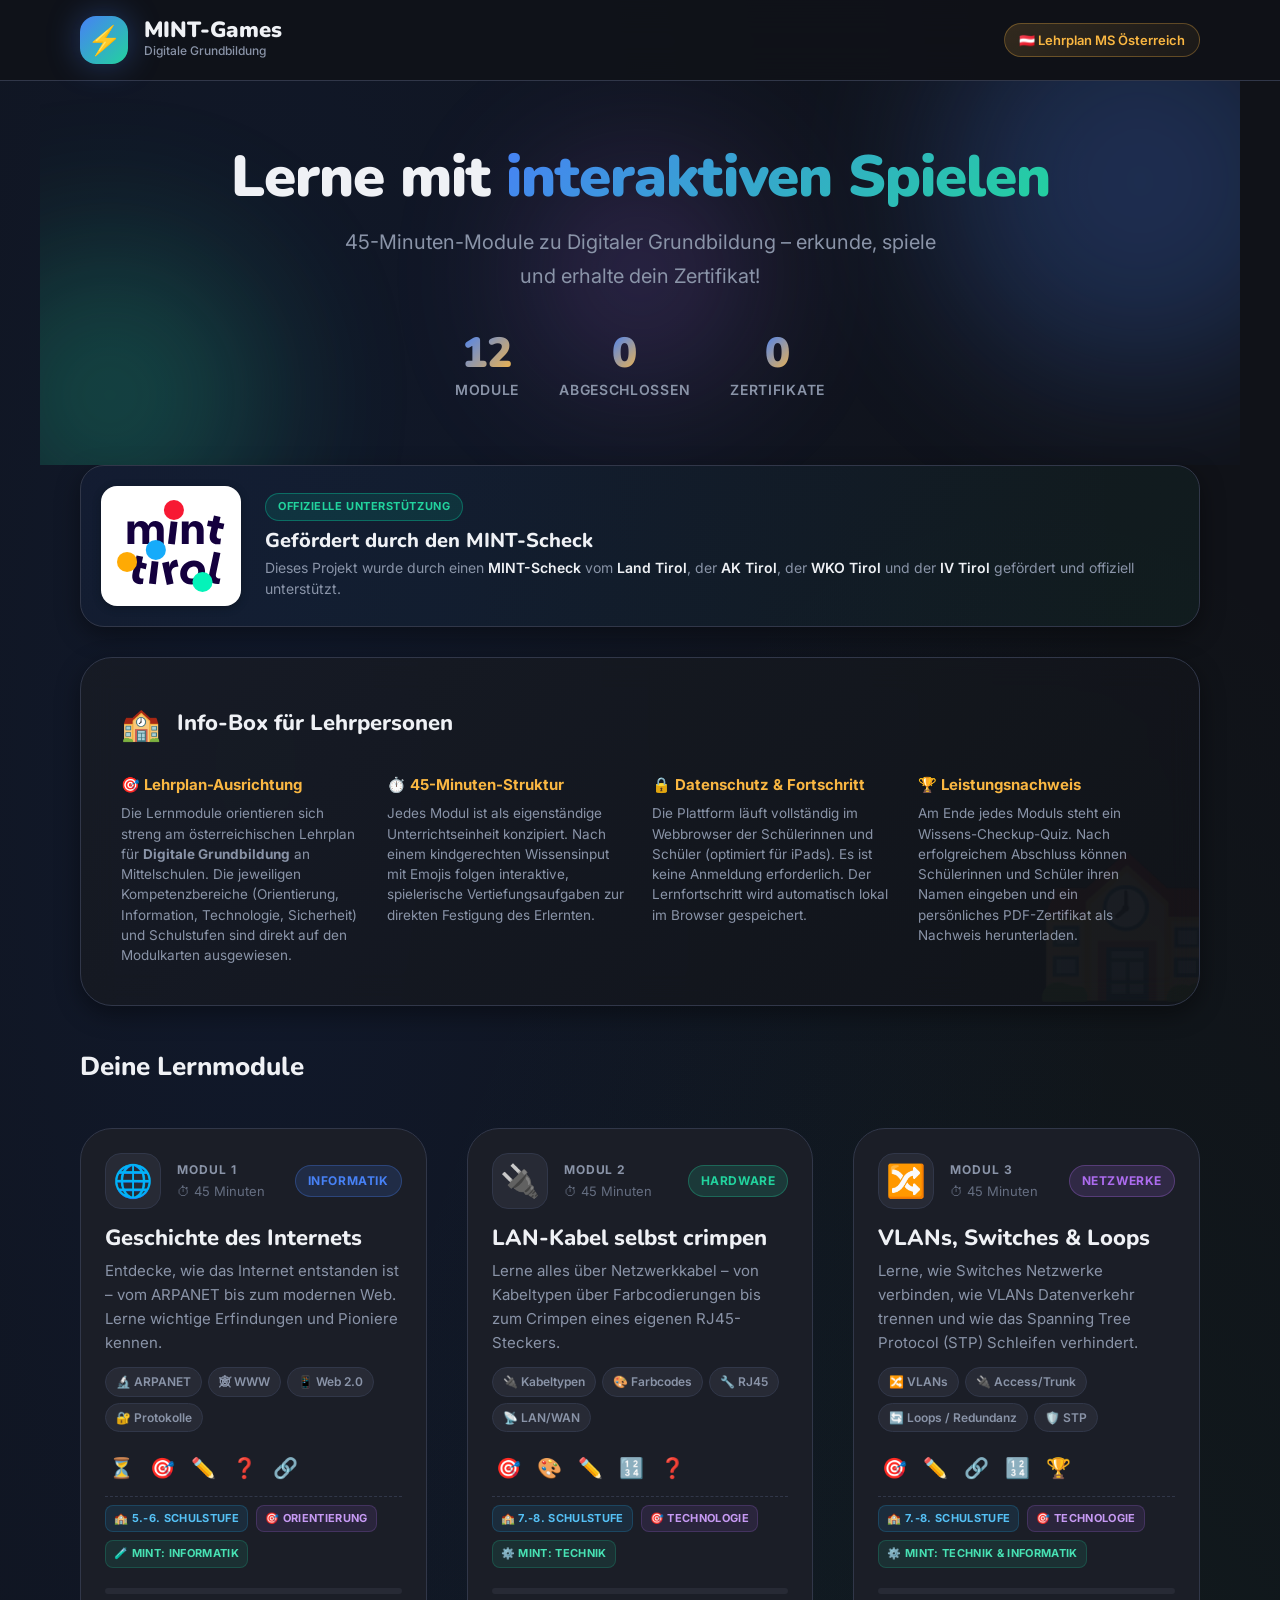
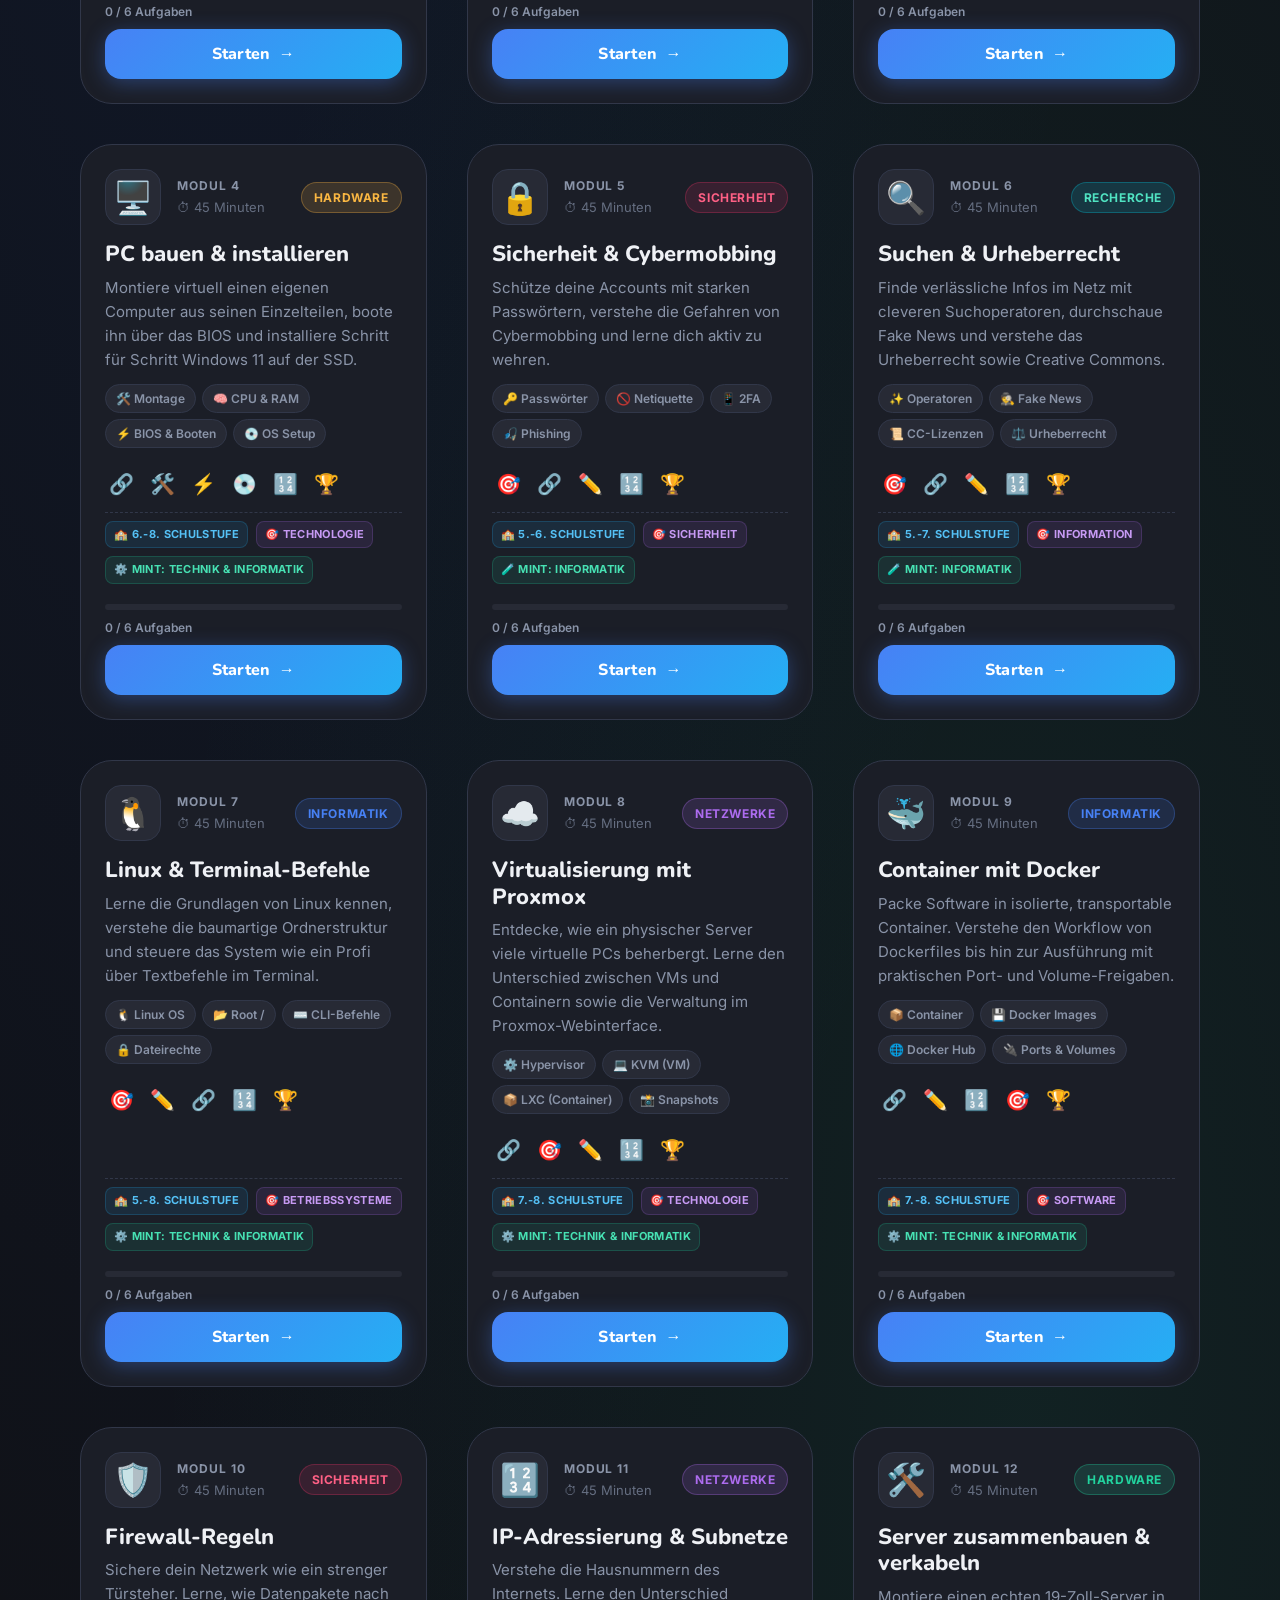
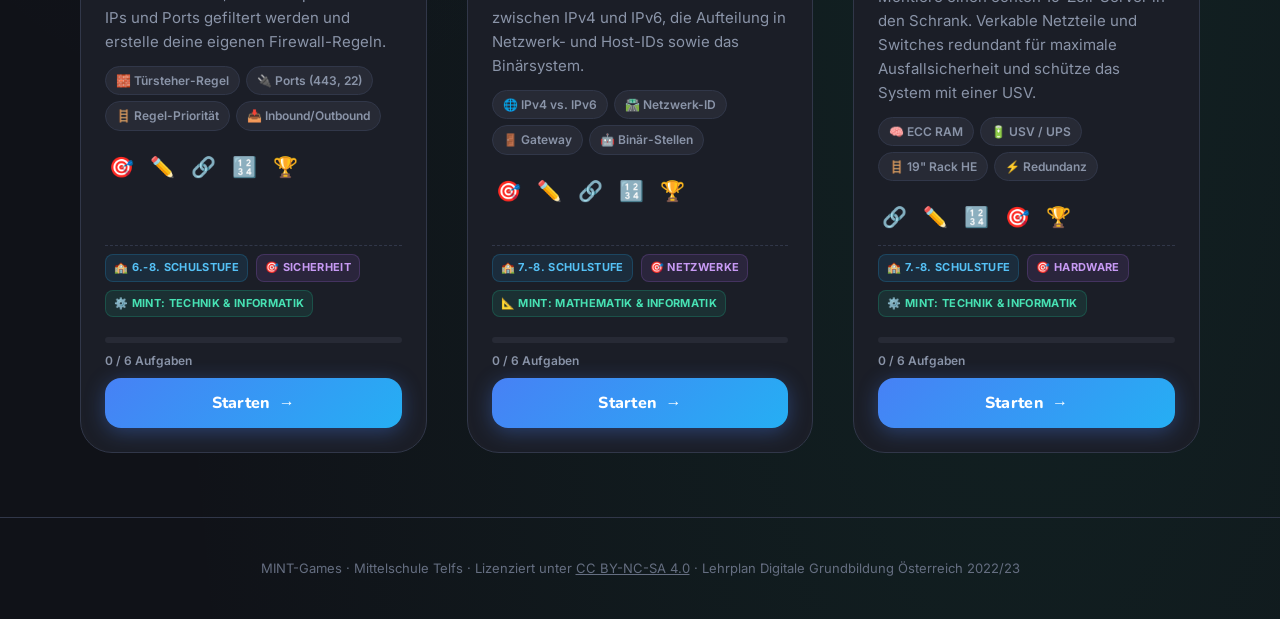
<file: index.html>
<!DOCTYPE html>
<html lang="de">
<head>
  <meta charset="UTF-8" />
  <meta name="viewport" content="width=device-width, initial-scale=1.0, maximum-scale=1.0, user-scalable=no" />
  <meta name="description" content="MINT-Games – Interaktive Lernplattform für Digitale Grundbildung an österreichischen Mittelschulen" />
  <meta name="apple-mobile-web-app-capable" content="yes" />
  <meta name="apple-mobile-web-app-status-bar-style" content="black-translucent" />
  <title>MINT-Games | Digitale Grundbildung</title>
  <link rel="preconnect" href="https://fonts.googleapis.com" />
  <link rel="preconnect" href="https://fonts.gstatic.com" crossorigin />
  <link href="https://fonts.googleapis.com/css2?family=Nunito:wght@400;600;700;800;900&family=Inter:wght@400;500;600&display=swap" rel="stylesheet" />
  <link rel="stylesheet" href="css/main.css" />
  <link rel="stylesheet" href="css/home.css?v=1.1" />
</head>
<body>
  <!-- Header -->
  <header class="site-header">
    <div class="header-inner">
      <div class="logo">
        <div class="logo-icon">⚡</div>
        <div class="logo-text">
          <span class="logo-title">MINT-Games</span>
          <span class="logo-subtitle">Digitale Grundbildung</span>
        </div>
      </div>
      <div class="header-badge">
        <span>🇦🇹 Lehrplan MS Österreich</span>
      </div>
    </div>
  </header>

  <!-- Hero -->
  <section class="hero">
    <div class="hero-content">
      <h1 class="hero-title">Lerne mit <span class="gradient-text">interaktiven Spielen</span></h1>
      <p class="hero-subtitle">45-Minuten-Module zu Digitaler Grundbildung – erkunde, spiele und erhalte dein Zertifikat!</p>
      <div class="hero-stats">
        <div class="stat">
          <span class="stat-num" id="totalModules">6</span>
          <span class="stat-label">Module</span>
        </div>
        <div class="stat">
          <span class="stat-num" id="completedModules">0</span>
          <span class="stat-label">Abgeschlossen</span>
        </div>
        <div class="stat">
          <span class="stat-num" id="totalCerts">0</span>
          <span class="stat-label">Zertifikate</span>
        </div>
      </div>
    </div>
    <div class="hero-deco" aria-hidden="true">
      <div class="deco-orb deco-orb-1"></div>
      <div class="deco-orb deco-orb-2"></div>
      <div class="deco-orb deco-orb-3"></div>
    </div>
  </section>

  <!-- Sponsor Banner -->
  <section class="sponsor-section animate-fadeinup" style="max-width: 1200px; margin: 0 auto 30px; padding: 0 var(--space-xl);">
    <a href="https://www.mint-tirol.at/" target="_blank" rel="noopener" class="sponsor-card glass-card" style="text-decoration: none; display: flex; flex-wrap: wrap; align-items: center; gap: 24px; padding: 20px; border: 1px solid var(--color-border); border-radius: var(--radius-lg); background: linear-gradient(135deg, hsla(220, 90%, 62%, 0.05), hsla(162, 72%, 48%, 0.05)); color: inherit;">
      <div class="sponsor-logo-wrap" style="display: flex; justify-content: center; align-items: center; background: #ffffff; padding: 10px; border-radius: var(--radius-md); width: 140px; height: 120px; min-width: 140px; box-shadow: var(--shadow-sm); flex-shrink: 0;">
        <img src="mint-tirol-colored.svg" alt="MINT Tirol Logo" class="sponsor-logo" width="108" height="93" style="max-width: 100%; height: auto; display: block; object-fit: contain;" />
      </div>
      <div class="sponsor-info" style="flex: 1 1 300px; display: flex; flex-direction: column; gap: 4px; text-align: left;">
        <span class="sponsor-badge" style="align-self: flex-start; background: rgba(4, 243, 185, 0.1); border: 1px solid rgba(4, 243, 185, 0.3); border-radius: var(--radius-full); padding: 4px 12px; font-size: 11px; font-weight: 700; color: var(--color-secondary); text-transform: uppercase; letter-spacing: 0.05em; margin-bottom: 4px;">Offizielle Unterstützung</span>
        <h3 class="sponsor-title" style="font-family: var(--font-heading); font-size: 20px; font-weight: 800; color: var(--color-text); margin: 0; line-height: 1.2;">Gefördert durch den MINT-Scheck</h3>
        <p class="sponsor-text" style="font-size: 14px; color: var(--color-text-muted); margin: 0; line-height: 1.5;">
          Dieses Projekt wurde durch einen <strong>MINT-Scheck</strong> vom <strong>Land Tirol</strong>, der <strong>AK Tirol</strong>, der <strong>WKO Tirol</strong> und der <strong>IV Tirol</strong> gefördert und offiziell unterstützt.
        </p>
      </div>
    </a>
  </section>

  <!-- Info-Box für Lehrpersonen -->
  <section class="teacher-info-section">
    <div class="teacher-info-card">
      <header class="teacher-info-header">
        <span class="teacher-info-icon">🏫</span>
        <h2 class="teacher-info-title">Info-Box für Lehrpersonen</h2>
      </header>
      <div class="teacher-info-grid">
        <div class="teacher-info-item">
          <h4>🎯 Lehrplan-Ausrichtung</h4>
          <p>Die Lernmodule orientieren sich streng am österreichischen Lehrplan für <strong>Digitale Grundbildung</strong> an Mittelschulen. Die jeweiligen Kompetenzbereiche (Orientierung, Information, Technologie, Sicherheit) und Schulstufen sind direkt auf den Modulkarten ausgewiesen.</p>
        </div>
        <div class="teacher-info-item">
          <h4>⏱️ 45-Minuten-Struktur</h4>
          <p>Jedes Modul ist als eigenständige Unterrichtseinheit konzipiert. Nach einem kindgerechten Wissensinput mit Emojis folgen interaktive, spielerische Vertiefungsaufgaben zur direkten Festigung des Erlernten.</p>
        </div>
        <div class="teacher-info-item">
          <h4>🔒 Datenschutz & Fortschritt</h4>
          <p>Die Plattform läuft vollständig im Webbrowser der Schülerinnen und Schüler (optimiert für iPads). Es ist keine Anmeldung erforderlich. Der Lernfortschritt wird automatisch lokal im Browser gespeichert.</p>
        </div>
        <div class="teacher-info-item">
          <h4>🏆 Leistungsnachweis</h4>
          <p>Am Ende jedes Moduls steht ein Wissens-Checkup-Quiz. Nach erfolgreichem Abschluss können Schülerinnen und Schüler ihren Namen eingeben und ein persönliches PDF-Zertifikat als Nachweis herunterladen.</p>
        </div>
      </div>
    </div>
  </section>

  <!-- Modules Grid -->
  <main class="modules-section">
    <h2 class="section-title">Deine Lernmodule</h2>
    <div class="modules-grid" id="modulesGrid">

      <!-- Modul 1 -->
      <article class="module-card" id="card-1" data-module="1">
        <div class="module-card-header">
          <div class="module-icon">🌐</div>
          <div class="module-meta">
            <span class="module-number">Modul 1</span>
            <span class="module-duration">⏱ 45 Minuten</span>
          </div>
          <div class="module-badge badge-info">Informatik</div>
        </div>
        <div class="module-card-body">
          <h3 class="module-title">Geschichte des Internets</h3>
          <p class="module-desc">Entdecke, wie das Internet entstanden ist – vom ARPANET bis zum modernen Web. Lerne wichtige Erfindungen und Pioniere kennen.</p>
          <div class="module-topics">
            <span class="topic-tag">🔬 ARPANET</span>
            <span class="topic-tag">🕸 WWW</span>
            <span class="topic-tag">📱 Web 2.0</span>
            <span class="topic-tag">🔐 Protokolle</span>
          </div>
          <div class="module-activities">
            <span class="activity-icon" title="Zeitstrahl">⏳</span>
            <span class="activity-icon" title="Drag & Drop">🎯</span>
            <span class="activity-icon" title="Lückentext">✏️</span>
            <span class="activity-icon" title="Quiz">❓</span>
            <span class="activity-icon" title="Zuordnung">🔗</span>
          </div>
          <div class="module-curriculum-tags">
            <span class="curriculum-tag tag-grade">🏫 5.-6. Schulstufe</span>
            <span class="curriculum-tag tag-competency">🎯 Orientierung</span>
            <span class="curriculum-tag tag-mint">🧪 MINT: Informatik</span>
          </div>
        </div>
        <div class="module-card-footer">
          <div class="progress-bar-wrap">
            <div class="progress-bar" id="progress-1" style="width: 0%"></div>
          </div>
          <span class="progress-label" id="progress-label-1">0 / 6 Aufgaben</span>
          <button class="btn-start" id="btn-1" onclick="startModule(1)">
            <span>Starten</span>
            <span class="btn-arrow">→</span>
          </button>
        </div>
      </article>

      <!-- Modul 2 -->
      <article class="module-card" id="card-2" data-module="2">
        <div class="module-card-header">
          <div class="module-icon">🔌</div>
          <div class="module-meta">
            <span class="module-number">Modul 2</span>
            <span class="module-duration">⏱ 45 Minuten</span>
          </div>
          <div class="module-badge badge-green">Hardware</div>
        </div>
        <div class="module-card-body">
          <h3 class="module-title">LAN-Kabel selbst crimpen</h3>
          <p class="module-desc">Lerne alles über Netzwerkkabel – von Kabeltypen über Farbcodierungen bis zum Crimpen eines eigenen RJ45-Steckers.</p>
          <div class="module-topics">
            <span class="topic-tag">🔌 Kabeltypen</span>
            <span class="topic-tag">🎨 Farbcodes</span>
            <span class="topic-tag">🔧 RJ45</span>
            <span class="topic-tag">📡 LAN/WAN</span>
          </div>
          <div class="module-activities">
            <span class="activity-icon" title="Drag & Drop">🎯</span>
            <span class="activity-icon" title="Farbzuordnung">🎨</span>
            <span class="activity-icon" title="Lückentext">✏️</span>
            <span class="activity-icon" title="Sortierung">🔢</span>
            <span class="activity-icon" title="Quiz">❓</span>
          </div>
          <div class="module-curriculum-tags">
            <span class="curriculum-tag tag-grade">🏫 7.-8. Schulstufe</span>
            <span class="curriculum-tag tag-competency">🎯 Technologie</span>
            <span class="curriculum-tag tag-mint">⚙️ MINT: Technik</span>
          </div>
        </div>
        <div class="module-card-footer">
          <div class="progress-bar-wrap">
            <div class="progress-bar" id="progress-2" style="width: 0%"></div>
          </div>
          <span class="progress-label" id="progress-label-2">0 / 6 Aufgaben</span>
          <button class="btn-start" id="btn-2" onclick="startModule(2)">
            <span>Starten</span>
            <span class="btn-arrow">→</span>
          </button>
        </div>
      </article>

      <!-- Modul 3 -->
      <article class="module-card" id="card-3" data-module="3">
        <div class="module-card-header">
          <div class="module-icon">🔀</div>
          <div class="module-meta">
            <span class="module-number">Modul 3</span>
            <span class="module-duration">⏱ 45 Minuten</span>
          </div>
          <div class="module-badge badge-purple">Netzwerke</div>
        </div>
        <div class="module-card-body">
          <h3 class="module-title">VLANs, Switches & Loops</h3>
          <p class="module-desc">Lerne, wie Switches Netzwerke verbinden, wie VLANs Datenverkehr trennen und wie das Spanning Tree Protocol (STP) Schleifen verhindert.</p>
          <div class="module-topics">
            <span class="topic-tag">🔀 VLANs</span>
            <span class="topic-tag">🔌 Access/Trunk</span>
            <span class="topic-tag">🔄 Loops / Redundanz</span>
            <span class="topic-tag">🛡️ STP</span>
          </div>
          <div class="module-activities">
            <span class="activity-icon" title="Drag & Drop">🎯</span>
            <span class="activity-icon" title="Lückentext">✏️</span>
            <span class="activity-icon" title="Zuordnung">🔗</span>
            <span class="activity-icon" title="Sortierung">🔢</span>
            <span class="activity-icon" title="Quiz">🏆</span>
          </div>
          <div class="module-curriculum-tags">
            <span class="curriculum-tag tag-grade">🏫 7.-8. Schulstufe</span>
            <span class="curriculum-tag tag-competency">🎯 Technologie</span>
            <span class="curriculum-tag tag-mint">⚙️ MINT: Technik & Informatik</span>
          </div>
        </div>
        <div class="module-card-footer">
          <div class="progress-bar-wrap">
            <div class="progress-bar" id="progress-3" style="width: 0%"></div>
          </div>
          <span class="progress-label" id="progress-label-3">0 / 6 Aufgaben</span>
          <button class="btn-start" id="btn-3" onclick="startModule(3)">
            <span>Starten</span>
            <span class="btn-arrow">→</span>
          </button>
        </div>
      </article>

      <!-- Modul 4 -->
      <article class="module-card" id="card-4" data-module="4">
        <div class="module-card-header">
          <div class="module-icon">🖥️</div>
          <div class="module-meta">
            <span class="module-number">Modul 4</span>
            <span class="module-duration">⏱ 45 Minuten</span>
          </div>
          <div class="module-badge badge-orange">Hardware</div>
        </div>
        <div class="module-card-body">
          <h3 class="module-title">PC bauen & installieren</h3>
          <p class="module-desc">Montiere virtuell einen eigenen Computer aus seinen Einzelteilen, boote ihn über das BIOS und installiere Schritt für Schritt Windows 11 auf der SSD.</p>
          <div class="module-topics">
            <span class="topic-tag">🛠️ Montage</span>
            <span class="topic-tag">🧠 CPU & RAM</span>
            <span class="topic-tag">⚡ BIOS & Booten</span>
            <span class="topic-tag">💿 OS Setup</span>
          </div>
          <div class="module-activities">
            <span class="activity-icon" title="Zuordnung">🔗</span>
            <span class="activity-icon" title="PC-Montage">🛠️</span>
            <span class="activity-icon" title="BIOS-Boot">⚡</span>
            <span class="activity-icon" title="OS-Installation">💿</span>
            <span class="activity-icon" title="Sortierung">🔢</span>
            <span class="activity-icon" title="Quiz">🏆</span>
          </div>
          <div class="module-curriculum-tags">
            <span class="curriculum-tag tag-grade">🏫 6.-8. Schulstufe</span>
            <span class="curriculum-tag tag-competency">🎯 Technologie</span>
            <span class="curriculum-tag tag-mint">⚙️ MINT: Technik & Informatik</span>
          </div>
        </div>
        <div class="module-card-footer">
          <div class="progress-bar-wrap">
            <div class="progress-bar" id="progress-4" style="width: 0%"></div>
          </div>
          <span class="progress-label" id="progress-label-4">0 / 6 Aufgaben</span>
          <button class="btn-start" id="btn-4" onclick="startModule(4)">
            <span>Starten</span>
            <span class="btn-arrow">→</span>
          </button>
        </div>
      </article>

      <!-- Modul 5 -->
      <article class="module-card" id="card-5" data-module="5">
        <div class="module-card-header">
          <div class="module-icon">🔒</div>
          <div class="module-meta">
            <span class="module-number">Modul 5</span>
            <span class="module-duration">⏱ 45 Minuten</span>
          </div>
          <div class="module-badge badge-red">Sicherheit</div>
        </div>
        <div class="module-card-body">
          <h3 class="module-title">Sicherheit & Cybermobbing</h3>
          <p class="module-desc">Schütze deine Accounts mit starken Passwörtern, verstehe die Gefahren von Cybermobbing und lerne dich aktiv zu wehren.</p>
          <div class="module-topics">
            <span class="topic-tag">🔑 Passwörter</span>
            <span class="topic-tag">🚫 Netiquette</span>
            <span class="topic-tag">📱 2FA</span>
            <span class="topic-tag">🎣 Phishing</span>
          </div>
          <div class="module-activities">
            <span class="activity-icon" title="Drag & Drop">🎯</span>
            <span class="activity-icon" title="Zuordnung">🔗</span>
            <span class="activity-icon" title="Lückentext">✏️</span>
            <span class="activity-icon" title="Sortierung">🔢</span>
            <span class="activity-icon" title="Quiz">🏆</span>
          </div>
          <div class="module-curriculum-tags">
            <span class="curriculum-tag tag-grade">🏫 5.-6. Schulstufe</span>
            <span class="curriculum-tag tag-competency">🎯 Sicherheit</span>
            <span class="curriculum-tag tag-mint">🧪 MINT: Informatik</span>
          </div>
        </div>
        <div class="module-card-footer">
          <div class="progress-bar-wrap">
            <div class="progress-bar" id="progress-5" style="width: 0%"></div>
          </div>
          <span class="progress-label" id="progress-label-5">0 / 6 Aufgaben</span>
          <button class="btn-start" id="btn-5" onclick="startModule(5)">
            <span>Starten</span>
            <span class="btn-arrow">→</span>
          </button>
        </div>
      </article>

      <!-- Modul 6 -->
      <article class="module-card" id="card-6" data-module="6">
        <div class="module-card-header">
          <div class="module-icon">🔍</div>
          <div class="module-meta">
            <span class="module-number">Modul 6</span>
            <span class="module-duration">⏱ 45 Minuten</span>
          </div>
          <div class="module-badge badge-teal">Recherche</div>
        </div>
        <div class="module-card-body">
          <h3 class="module-title">Suchen & Urheberrecht</h3>
          <p class="module-desc">Finde verlässliche Infos im Netz mit cleveren Suchoperatoren, durchschaue Fake News und verstehe das Urheberrecht sowie Creative Commons.</p>
          <div class="module-topics">
            <span class="topic-tag">✨ Operatoren</span>
            <span class="topic-tag">🕵️ Fake News</span>
            <span class="topic-tag">📜 CC-Lizenzen</span>
            <span class="topic-tag">⚖️ Urheberrecht</span>
          </div>
          <div class="module-activities">
            <span class="activity-icon" title="Drag & Drop">🎯</span>
            <span class="activity-icon" title="Zuordnung">🔗</span>
            <span class="activity-icon" title="Lückentext">✏️</span>
            <span class="activity-icon" title="Sortierung">🔢</span>
            <span class="activity-icon" title="Quiz">🏆</span>
          </div>
          <div class="module-curriculum-tags">
            <span class="curriculum-tag tag-grade">🏫 5.-7. Schulstufe</span>
            <span class="curriculum-tag tag-competency">🎯 Information</span>
            <span class="curriculum-tag tag-mint">🧪 MINT: Informatik</span>
          </div>
        </div>
        <div class="module-card-footer">
          <div class="progress-bar-wrap">
            <div class="progress-bar" id="progress-6" style="width: 0%"></div>
          </div>
          <span class="progress-label" id="progress-label-6">0 / 6 Aufgaben</span>
          <button class="btn-start" id="btn-6" onclick="startModule(6)">
            <span>Starten</span>
            <span class="btn-arrow">→</span>
          </button>
        </div>
      </article>

      <!-- Modul 7 -->
      <article class="module-card" id="card-7" data-module="7">
        <div class="module-card-header">
          <div class="module-icon">🐧</div>
          <div class="module-meta">
            <span class="module-number">Modul 7</span>
            <span class="module-duration">⏱ 45 Minuten</span>
          </div>
          <div class="module-badge badge-info">Informatik</div>
        </div>
        <div class="module-card-body">
          <h3 class="module-title">Linux & Terminal-Befehle</h3>
          <p class="module-desc">Lerne die Grundlagen von Linux kennen, verstehe die baumartige Ordnerstruktur und steuere das System wie ein Profi über Textbefehle im Terminal.</p>
          <div class="module-topics">
            <span class="topic-tag">🐧 Linux OS</span>
            <span class="topic-tag">📂 Root /</span>
            <span class="topic-tag">⌨️ CLI-Befehle</span>
            <span class="topic-tag">🔒 Dateirechte</span>
          </div>
          <div class="module-activities">
            <span class="activity-icon" title="Drag & Drop">🎯</span>
            <span class="activity-icon" title="Lückentext">✏️</span>
            <span class="activity-icon" title="Zuordnung">🔗</span>
            <span class="activity-icon" title="Sortierung">🔢</span>
            <span class="activity-icon" title="Quiz">🏆</span>
          </div>
          <div class="module-curriculum-tags">
            <span class="curriculum-tag tag-grade">🏫 5.-8. Schulstufe</span>
            <span class="curriculum-tag tag-competency">🎯 Betriebssysteme</span>
            <span class="curriculum-tag tag-mint">⚙️ MINT: Technik & Informatik</span>
          </div>
        </div>
        <div class="module-card-footer">
          <div class="progress-bar-wrap">
            <div class="progress-bar" id="progress-7" style="width: 0%"></div>
          </div>
          <span class="progress-label" id="progress-label-7">0 / 6 Aufgaben</span>
          <button class="btn-start" id="btn-7" onclick="startModule(7)">
            <span>Starten</span>
            <span class="btn-arrow">→</span>
          </button>
        </div>
      </article>

      <!-- Modul 8 -->
      <article class="module-card" id="card-8" data-module="8">
        <div class="module-card-header">
          <div class="module-icon">☁️</div>
          <div class="module-meta">
            <span class="module-number">Modul 8</span>
            <span class="module-duration">⏱ 45 Minuten</span>
          </div>
          <div class="module-badge badge-purple">Netzwerke</div>
        </div>
        <div class="module-card-body">
          <h3 class="module-title">Virtualisierung mit Proxmox</h3>
          <p class="module-desc">Entdecke, wie ein physischer Server viele virtuelle PCs beherbergt. Lerne den Unterschied zwischen VMs und Containern sowie die Verwaltung im Proxmox-Webinterface.</p>
          <div class="module-topics">
            <span class="topic-tag">⚙️ Hypervisor</span>
            <span class="topic-tag">💻 KVM (VM)</span>
            <span class="topic-tag">📦 LXC (Container)</span>
            <span class="topic-tag">📸 Snapshots</span>
          </div>
          <div class="module-activities">
            <span class="activity-icon" title="Zuordnung">🔗</span>
            <span class="activity-icon" title="Drag & Drop">🎯</span>
            <span class="activity-icon" title="Lückentext">✏️</span>
            <span class="activity-icon" title="Sortierung">🔢</span>
            <span class="activity-icon" title="Quiz">🏆</span>
          </div>
          <div class="module-curriculum-tags">
            <span class="curriculum-tag tag-grade">🏫 7.-8. Schulstufe</span>
            <span class="curriculum-tag tag-competency">🎯 Technologie</span>
            <span class="curriculum-tag tag-mint">⚙️ MINT: Technik & Informatik</span>
          </div>
        </div>
        <div class="module-card-footer">
          <div class="progress-bar-wrap">
            <div class="progress-bar" id="progress-8" style="width: 0%"></div>
          </div>
          <span class="progress-label" id="progress-label-8">0 / 6 Aufgaben</span>
          <button class="btn-start" id="btn-8" onclick="startModule(8)">
            <span>Starten</span>
            <span class="btn-arrow">→</span>
          </button>
        </div>
      </article>

      <!-- Modul 9 -->
      <article class="module-card" id="card-9" data-module="9">
        <div class="module-card-header">
          <div class="module-icon">🐳</div>
          <div class="module-meta">
            <span class="module-number">Modul 9</span>
            <span class="module-duration">⏱ 45 Minuten</span>
          </div>
          <div class="module-badge badge-info">Informatik</div>
        </div>
        <div class="module-card-body">
          <h3 class="module-title">Container mit Docker</h3>
          <p class="module-desc">Packe Software in isolierte, transportable Container. Verstehe den Workflow von Dockerfiles bis hin zur Ausführung mit praktischen Port- und Volume-Freigaben.</p>
          <div class="module-topics">
            <span class="topic-tag">📦 Container</span>
            <span class="topic-tag">💾 Docker Images</span>
            <span class="topic-tag">🌐 Docker Hub</span>
            <span class="topic-tag">🔌 Ports & Volumes</span>
          </div>
          <div class="module-activities">
            <span class="activity-icon" title="Zuordnung">🔗</span>
            <span class="activity-icon" title="Lückentext">✏️</span>
            <span class="activity-icon" title="Sortierung">🔢</span>
            <span class="activity-icon" title="Drag & Drop">🎯</span>
            <span class="activity-icon" title="Quiz">🏆</span>
          </div>
          <div class="module-curriculum-tags">
            <span class="curriculum-tag tag-grade">🏫 7.-8. Schulstufe</span>
            <span class="curriculum-tag tag-competency">🎯 Software</span>
            <span class="curriculum-tag tag-mint">⚙️ MINT: Technik & Informatik</span>
          </div>
        </div>
        <div class="module-card-footer">
          <div class="progress-bar-wrap">
            <div class="progress-bar" id="progress-9" style="width: 0%"></div>
          </div>
          <span class="progress-label" id="progress-label-9">0 / 6 Aufgaben</span>
          <button class="btn-start" id="btn-9" onclick="startModule(9)">
            <span>Starten</span>
            <span class="btn-arrow">→</span>
          </button>
        </div>
      </article>

      <!-- Modul 10 -->
      <article class="module-card" id="card-10" data-module="10">
        <div class="module-card-header">
          <div class="module-icon">🛡️</div>
          <div class="module-meta">
            <span class="module-number">Modul 10</span>
            <span class="module-duration">⏱ 45 Minuten</span>
          </div>
          <div class="module-badge badge-red">Sicherheit</div>
        </div>
        <div class="module-card-body">
          <h3 class="module-title">Firewall-Regeln</h3>
          <p class="module-desc">Sichere dein Netzwerk wie ein strenger Türsteher. Lerne, wie Datenpakete nach IPs und Ports gefiltert werden und erstelle deine eigenen Firewall-Regeln.</p>
          <div class="module-topics">
            <span class="topic-tag">🧱 Türsteher-Regel</span>
            <span class="topic-tag">🔌 Ports (443, 22)</span>
            <span class="topic-tag">🪜 Regel-Priorität</span>
            <span class="topic-tag">📥 Inbound/Outbound</span>
          </div>
          <div class="module-activities">
            <span class="activity-icon" title="Drag & Drop">🎯</span>
            <span class="activity-icon" title="Lückentext">✏️</span>
            <span class="activity-icon" title="Zuordnung">🔗</span>
            <span class="activity-icon" title="Sortierung">🔢</span>
            <span class="activity-icon" title="Quiz">🏆</span>
          </div>
          <div class="module-curriculum-tags">
            <span class="curriculum-tag tag-grade">🏫 6.-8. Schulstufe</span>
            <span class="curriculum-tag tag-competency">🎯 Sicherheit</span>
            <span class="curriculum-tag tag-mint">⚙️ MINT: Technik & Informatik</span>
          </div>
        </div>
        <div class="module-card-footer">
          <div class="progress-bar-wrap">
            <div class="progress-bar" id="progress-10" style="width: 0%"></div>
          </div>
          <span class="progress-label" id="progress-label-10">0 / 6 Aufgaben</span>
          <button class="btn-start" id="btn-10" onclick="startModule(10)">
            <span>Starten</span>
            <span class="btn-arrow">→</span>
          </button>
        </div>
      </article>

      <!-- Modul 11 -->
      <article class="module-card" id="card-11" data-module="11">
        <div class="module-card-header">
          <div class="module-icon">🔢</div>
          <div class="module-meta">
            <span class="module-number">Modul 11</span>
            <span class="module-duration">⏱ 45 Minuten</span>
          </div>
          <div class="module-badge badge-purple">Netzwerke</div>
        </div>
        <div class="module-card-body">
          <h3 class="module-title">IP-Adressierung & Subnetze</h3>
          <p class="module-desc">Verstehe die Hausnummern des Internets. Lerne den Unterschied zwischen IPv4 und IPv6, die Aufteilung in Netzwerk- und Host-IDs sowie das Binärsystem.</p>
          <div class="module-topics">
            <span class="topic-tag">🌐 IPv4 vs. IPv6</span>
            <span class="topic-tag">🛣️ Netzwerk-ID</span>
            <span class="topic-tag">🚪 Gateway</span>
            <span class="topic-tag">🤖 Binär-Stellen</span>
          </div>
          <div class="module-activities">
            <span class="activity-icon" title="Drag & Drop">🎯</span>
            <span class="activity-icon" title="Lückentext">✏️</span>
            <span class="activity-icon" title="Zuordnung">🔗</span>
            <span class="activity-icon" title="Sortierung">🔢</span>
            <span class="activity-icon" title="Quiz">🏆</span>
          </div>
          <div class="module-curriculum-tags">
            <span class="curriculum-tag tag-grade">🏫 7.-8. Schulstufe</span>
            <span class="curriculum-tag tag-competency">🎯 Netzwerke</span>
            <span class="curriculum-tag tag-mint">📐 MINT: Mathematik & Informatik</span>
          </div>
        </div>
        <div class="module-card-footer">
          <div class="progress-bar-wrap">
            <div class="progress-bar" id="progress-11" style="width: 0%"></div>
          </div>
          <span class="progress-label" id="progress-label-11">0 / 6 Aufgaben</span>
          <button class="btn-start" id="btn-11" onclick="startModule(11)">
            <span>Starten</span>
            <span class="btn-arrow">→</span>
          </button>
        </div>
      </article>

      <!-- Modul 12 -->
      <article class="module-card" id="card-12" data-module="12">
        <div class="module-card-header">
          <div class="module-icon">🛠️</div>
          <div class="module-meta">
            <span class="module-number">Modul 12</span>
            <span class="module-duration">⏱ 45 Minuten</span>
          </div>
          <div class="module-badge badge-green">Hardware</div>
        </div>
        <div class="module-card-body">
          <h3 class="module-title">Server zusammenbauen & verkabeln</h3>
          <p class="module-desc">Montiere einen echten 19-Zoll-Server in den Schrank. Verkable Netzteile und Switches redundant für maximale Ausfallsicherheit und schütze das System mit einer USV.</p>
          <div class="module-topics">
            <span class="topic-tag">🧠 ECC RAM</span>
            <span class="topic-tag">🔋 USV / UPS</span>
            <span class="topic-tag">🪜 19" Rack HE</span>
            <span class="topic-tag">⚡ Redundanz</span>
          </div>
          <div class="module-activities">
            <span class="activity-icon" title="Zuordnung">🔗</span>
            <span class="activity-icon" title="Lückentext">✏️</span>
            <span class="activity-icon" title="Sortierung">🔢</span>
            <span class="activity-icon" title="Drag & Drop">🎯</span>
            <span class="activity-icon" title="Quiz">🏆</span>
          </div>
          <div class="module-curriculum-tags">
            <span class="curriculum-tag tag-grade">🏫 7.-8. Schulstufe</span>
            <span class="curriculum-tag tag-competency">🎯 Hardware</span>
            <span class="curriculum-tag tag-mint">⚙️ MINT: Technik & Informatik</span>
          </div>
        </div>
        <div class="module-card-footer">
          <div class="progress-bar-wrap">
            <div class="progress-bar" id="progress-12" style="width: 0%"></div>
          </div>
          <span class="progress-label" id="progress-label-12">0 / 6 Aufgaben</span>
          <button class="btn-start" id="btn-12" onclick="startModule(12)">
            <span>Starten</span>
            <span class="btn-arrow">→</span>
          </button>
        </div>
      </article>

    </div>
  </main>

  <!-- Footer -->
  <footer class="site-footer">
    <p>MINT-Games · Mittelschule Telfs · Lizenziert unter <a href="https://creativecommons.org/licenses/by-nc-sa/4.0/deed.de" target="_blank" rel="noopener" style="color: inherit; text-decoration: underline;">CC BY-NC-SA 4.0</a> · Lehrplan Digitale Grundbildung Österreich 2022/23</p>
  </footer>

  <script src="js/app.js"></script>
</body>
</html>
</file>
<file: css/main.css>
/* ============================================
   MINT-Games – Design System (main.css)
   ============================================ */

:root {
  /* Color Palette */
  --color-bg:        hsl(225, 20%, 8%);
  --color-surface:   hsl(225, 18%, 13%);
  --color-surface2:  hsl(225, 16%, 18%);
  --color-border:    hsl(225, 20%, 24%);

  --color-primary:   hsl(220, 90%, 62%);
  --color-primary-glow: hsla(220, 90%, 62%, 0.35);
  --color-secondary: hsl(162, 72%, 48%);
  --color-secondary-glow: hsla(162, 72%, 48%, 0.3);
  --color-accent:    hsl(38, 95%, 62%);
  --color-accent-glow: hsla(38, 95%, 62%, 0.3);
  --color-purple:    hsl(270, 80%, 68%);
  --color-purple-glow: hsla(270, 80%, 68%, 0.3);
  --color-danger:    hsl(0, 80%, 62%);
  --color-danger-glow: hsla(0, 80%, 62%, 0.3);

  --color-text:      hsl(220, 25%, 95%);
  --color-text-muted: hsl(220, 15%, 60%);
  --color-text-dim:  hsl(220, 12%, 45%);

  /* Typography */
  --font-heading: 'Nunito', sans-serif;
  --font-body:    'Inter', sans-serif;

  /* Spacing */
  --space-xs:  4px;
  --space-sm:  8px;
  --space-md:  16px;
  --space-lg:  24px;
  --space-xl:  40px;
  --space-2xl: 64px;

  /* Radius */
  --radius-sm:  8px;
  --radius-md:  16px;
  --radius-lg:  24px;
  --radius-xl:  32px;
  --radius-full: 9999px;

  /* Shadows */
  --shadow-sm:  0 2px 8px hsla(0,0%,0%,0.3);
  --shadow-md:  0 8px 24px hsla(0,0%,0%,0.4);
  --shadow-lg:  0 16px 48px hsla(0,0%,0%,0.5);
  --shadow-glow-primary: 0 0 32px var(--color-primary-glow);
  --shadow-glow-green:   0 0 32px var(--color-secondary-glow);

  /* Transitions */
  --transition-fast:   150ms ease;
  --transition-normal: 250ms ease;
  --transition-slow:   400ms ease;

  /* Touch targets (Apple HIG: min 44px) */
  --touch-min: 44px;
}

/* ---- Reset & Base ---- */
*, *::before, *::after {
  box-sizing: border-box;
  margin: 0;
  padding: 0;
  -webkit-tap-highlight-color: transparent;
}

html {
  scroll-behavior: smooth;
  -webkit-text-size-adjust: 100%;
}

body {
  font-family: var(--font-body);
  font-size: 17px;
  line-height: 1.6;
  background: var(--color-bg);
  color: var(--color-text);
  min-height: 100dvh;
  overflow-x: hidden;
  background-image:
    radial-gradient(ellipse at 20% 20%, hsla(220, 80%, 40%, 0.12) 0%, transparent 60%),
    radial-gradient(ellipse at 80% 80%, hsla(162, 72%, 40%, 0.10) 0%, transparent 60%);
}

/* ---- Utility Classes ---- */
.gradient-text {
  background: linear-gradient(135deg, var(--color-primary), var(--color-secondary));
  -webkit-background-clip: text;
  -webkit-text-fill-color: transparent;
  background-clip: text;
}

.visually-hidden {
  position: absolute;
  width: 1px; height: 1px;
  overflow: hidden;
  clip: rect(0,0,0,0);
  white-space: nowrap;
}

/* ---- Glassmorphism Card ---- */
.glass-card {
  background: hsla(225, 18%, 13%, 0.8);
  backdrop-filter: blur(20px);
  -webkit-backdrop-filter: blur(20px);
  border: 1px solid var(--color-border);
  border-radius: var(--radius-lg);
}

/* ---- Buttons ---- */
button {
  font-family: var(--font-heading);
  cursor: pointer;
  border: none;
  outline: none;
  min-height: var(--touch-min);
  min-width: var(--touch-min);
  touch-action: manipulation;
  -webkit-user-select: none;
  user-select: none;
  transition: transform var(--transition-fast), box-shadow var(--transition-fast), background var(--transition-fast);
}

button:active {
  transform: scale(0.96);
}

/* ---- Scrollbar ---- */
::-webkit-scrollbar { width: 6px; height: 6px; }
::-webkit-scrollbar-track { background: var(--color-surface); }
::-webkit-scrollbar-thumb { background: var(--color-border); border-radius: 3px; }

/* ---- Animations ---- */
@keyframes fadeInUp {
  from { opacity: 0; transform: translateY(24px); }
  to   { opacity: 1; transform: translateY(0); }
}

@keyframes fadeIn {
  from { opacity: 0; }
  to   { opacity: 1; }
}

@keyframes pulse {
  0%, 100% { transform: scale(1); }
  50%       { transform: scale(1.05); }
}

@keyframes spin {
  from { transform: rotate(0deg); }
  to   { transform: rotate(360deg); }
}

@keyframes shimmer {
  0%   { background-position: -200% center; }
  100% { background-position: 200% center; }
}

@keyframes bounce-in {
  0%   { transform: scale(0.3); opacity: 0; }
  50%  { transform: scale(1.1); }
  70%  { transform: scale(0.9); }
  100% { transform: scale(1); opacity: 1; }
}

@keyframes confetti-fall {
  0%   { transform: translateY(-20px) rotate(0deg); opacity: 1; }
  100% { transform: translateY(100vh) rotate(720deg); opacity: 0; }
}

@keyframes float {
  0%, 100% { transform: translateY(0px) rotate(0deg); }
  33%       { transform: translateY(-12px) rotate(2deg); }
  66%       { transform: translateY(-6px) rotate(-2deg); }
}

.animate-fadein { animation: fadeIn var(--transition-slow) ease both; }
.animate-fadeinup { animation: fadeInUp 0.5s ease both; }
</file>
<file: css/home.css>
/* ============================================
   MINT-Games – Home Page Styles
   ============================================ */

/* ---- Site Header ---- */
.site-header {
  position: sticky;
  top: 0;
  z-index: 100;
  background: hsla(225, 20%, 8%, 0.85);
  backdrop-filter: blur(20px);
  -webkit-backdrop-filter: blur(20px);
  border-bottom: 1px solid var(--color-border);
}

.header-inner {
  max-width: 1200px;
  margin: 0 auto;
  padding: var(--space-md) var(--space-xl);
  display: flex;
  align-items: center;
  justify-content: space-between;
}

.logo {
  display: flex;
  align-items: center;
  gap: var(--space-md);
}

.logo-icon {
  font-size: 28px;
  width: 48px;
  height: 48px;
  display: flex;
  align-items: center;
  justify-content: center;
  background: linear-gradient(135deg, var(--color-primary), var(--color-secondary));
  border-radius: var(--radius-md);
  box-shadow: var(--shadow-glow-primary);
  animation: float 6s ease-in-out infinite;
}

.logo-text {
  display: flex;
  flex-direction: column;
}

.logo-title {
  font-family: var(--font-heading);
  font-size: 22px;
  font-weight: 900;
  color: var(--color-text);
  line-height: 1;
}

.logo-subtitle {
  font-size: 12px;
  color: var(--color-text-muted);
  font-weight: 500;
}

.header-badge {
  background: linear-gradient(135deg, hsla(38,95%,62%,0.15), hsla(38,95%,62%,0.05));
  border: 1px solid hsla(38,95%,62%,0.3);
  border-radius: var(--radius-full);
  padding: 6px 14px;
  font-size: 13px;
  font-weight: 600;
  color: var(--color-accent);
}

/* ---- Hero ---- */
.hero {
  position: relative;
  overflow: hidden;
  padding: var(--space-2xl) var(--space-xl);
  text-align: center;
  max-width: 1200px;
  margin: 0 auto;
}

.hero-content {
  position: relative;
  z-index: 2;
  animation: fadeInUp 0.7s ease both;
}

.hero-title {
  font-family: var(--font-heading);
  font-size: clamp(32px, 6vw, 58px);
  font-weight: 900;
  line-height: 1.1;
  margin-bottom: var(--space-md);
  letter-spacing: -1px;
}

.hero-subtitle {
  font-size: clamp(16px, 2vw, 20px);
  color: var(--color-text-muted);
  max-width: 600px;
  margin: 0 auto var(--space-xl);
  line-height: 1.7;
}

.hero-stats {
  display: flex;
  justify-content: center;
  gap: var(--space-xl);
  flex-wrap: wrap;
}

.stat {
  display: flex;
  flex-direction: column;
  align-items: center;
  gap: 4px;
}

.stat-num {
  font-family: var(--font-heading);
  font-size: 42px;
  font-weight: 900;
  background: linear-gradient(135deg, var(--color-primary), var(--color-accent));
  -webkit-background-clip: text;
  -webkit-text-fill-color: transparent;
  background-clip: text;
  line-height: 1;
}

.stat-label {
  font-size: 14px;
  color: var(--color-text-muted);
  font-weight: 600;
  text-transform: uppercase;
  letter-spacing: 0.05em;
}

/* Decorative orbs */
.hero-deco { position: absolute; inset: 0; pointer-events: none; z-index: 1; }

.deco-orb {
  position: absolute;
  border-radius: 50%;
  filter: blur(80px);
  opacity: 0.25;
}

.deco-orb-1 {
  width: 400px; height: 400px;
  background: var(--color-primary);
  top: -100px; right: -100px;
  animation: float 8s ease-in-out infinite;
}

.deco-orb-2 {
  width: 300px; height: 300px;
  background: var(--color-secondary);
  bottom: -80px; left: -80px;
  animation: float 10s ease-in-out infinite 2s;
}

.deco-orb-3 {
  width: 200px; height: 200px;
  background: var(--color-purple);
  top: 50%; left: 50%;
  transform: translate(-50%, -50%);
  animation: float 12s ease-in-out infinite 4s;
}

/* ---- Modules Section ---- */
.modules-section {
  max-width: 1200px;
  margin: 0 auto;
  padding: 0 var(--space-xl) var(--space-2xl);
}

.section-title {
  font-family: var(--font-heading);
  font-size: 26px;
  font-weight: 800;
  margin-bottom: var(--space-xl);
  color: var(--color-text);
}

.modules-grid {
  display: grid;
  grid-template-columns: repeat(auto-fill, minmax(340px, 1fr));
  gap: var(--space-xl);
}

/* ---- Module Card ---- */
.module-card {
  background: var(--color-surface);
  border: 1px solid var(--color-border);
  border-radius: var(--radius-xl);
  padding: var(--space-lg);
  display: flex;
  flex-direction: column;
  gap: var(--space-md);
  transition: transform var(--transition-normal), box-shadow var(--transition-normal), border-color var(--transition-normal);
  animation: fadeInUp 0.6s ease both;
  cursor: pointer;
  position: relative;
  overflow: hidden;
}

.module-card::before {
  content: '';
  position: absolute;
  inset: 0;
  background: linear-gradient(135deg, hsla(220,90%,62%,0.06), transparent 60%);
  border-radius: inherit;
  opacity: 0;
  transition: opacity var(--transition-normal);
}

.module-card:hover {
  transform: translateY(-6px);
  box-shadow: var(--shadow-lg), var(--shadow-glow-primary);
  border-color: hsla(220,90%,62%,0.4);
}

.module-card:hover::before { opacity: 1; }

.module-card:nth-child(2):hover {
  box-shadow: var(--shadow-lg), var(--shadow-glow-green);
  border-color: hsla(162,72%,48%,0.4);
}

.module-card:nth-child(2)::before {
  background: linear-gradient(135deg, hsla(162,72%,48%,0.06), transparent 60%);
}

#card-3:hover {
  box-shadow: var(--shadow-lg), 0 0 32px var(--color-purple-glow);
  border-color: hsla(270, 80%, 68%, 0.4);
}

#card-3::before {
  background: linear-gradient(135deg, hsla(270, 80%, 68%, 0.06), transparent 60%);
}

#card-4:hover {
  box-shadow: var(--shadow-lg), 0 0 32px var(--color-accent-glow);
  border-color: hsla(38, 95%, 62%, 0.4);
}

#card-4::before {
  background: linear-gradient(135deg, hsla(38, 95%, 62%, 0.06), transparent 60%);
}

.module-card-locked {
  opacity: 0.45;
  pointer-events: none;
}

.module-card-header {
  display: flex;
  align-items: center;
  gap: var(--space-md);
}

.module-icon {
  font-size: 32px;
  width: 56px;
  height: 56px;
  display: flex;
  align-items: center;
  justify-content: center;
  background: var(--color-surface2);
  border-radius: var(--radius-md);
  border: 1px solid var(--color-border);
  flex-shrink: 0;
}

.module-meta {
  display: flex;
  flex-direction: column;
  gap: 2px;
  flex: 1;
}

.module-number {
  font-size: 12px;
  font-weight: 700;
  text-transform: uppercase;
  letter-spacing: 0.08em;
  color: var(--color-text-muted);
}

.module-duration {
  font-size: 13px;
  color: var(--color-text-dim);
}

.module-badge {
  padding: 5px 12px;
  border-radius: var(--radius-full);
  font-size: 12px;
  font-weight: 700;
  text-transform: uppercase;
  letter-spacing: 0.05em;
  flex-shrink: 0;
}

.badge-info {
  background: hsla(220,90%,62%,0.15);
  color: var(--color-primary);
  border: 1px solid hsla(220,90%,62%,0.3);
}

.badge-green {
  background: hsla(162,72%,48%,0.15);
  color: var(--color-secondary);
  border: 1px solid hsla(162,72%,48%,0.3);
}

.badge-purple {
  background: hsla(270, 80%, 68%, 0.15);
  color: var(--color-purple);
  border: 1px solid hsla(270, 80%, 68%, 0.3);
}

.badge-orange {
  background: hsla(38, 95%, 62%, 0.15);
  color: var(--color-accent);
  border: 1px solid hsla(38, 95%, 62%, 0.3);
}

.badge-gray {
  background: hsla(220,12%,45%,0.15);
  color: var(--color-text-dim);
  border: 1px solid var(--color-border);
}

.module-card-body {
  flex: 1;
  display: flex;
  flex-direction: column;
  gap: var(--space-sm);
}

.module-title {
  font-family: var(--font-heading);
  font-size: 22px;
  font-weight: 800;
  line-height: 1.2;
  color: var(--color-text);
}

.module-desc {
  font-size: 15px;
  color: var(--color-text-muted);
  line-height: 1.6;
}

.module-topics {
  display: flex;
  flex-wrap: wrap;
  gap: 6px;
  margin-top: 4px;
}

.topic-tag {
  background: var(--color-surface2);
  border: 1px solid var(--color-border);
  border-radius: var(--radius-full);
  padding: 4px 10px;
  font-size: 12px;
  font-weight: 600;
  color: var(--color-text-muted);
}

.module-activities {
  display: flex;
  gap: 8px;
  margin-top: var(--space-sm);
}

.activity-icon {
  font-size: 20px;
  padding: 4px;
  cursor: default;
  transition: transform var(--transition-fast);
}

.activity-icon:hover { transform: scale(1.3); }

/* Card Footer */
.module-card-footer {
  display: flex;
  flex-direction: column;
  gap: var(--space-sm);
  margin-top: 4px;
}

.progress-bar-wrap {
  width: 100%;
  height: 6px;
  background: var(--color-surface2);
  border-radius: var(--radius-full);
  overflow: hidden;
}

.progress-bar {
  height: 100%;
  background: linear-gradient(90deg, var(--color-primary), var(--color-secondary));
  border-radius: var(--radius-full);
  transition: width 0.8s cubic-bezier(0.4, 0, 0.2, 1);
}

.progress-label {
  font-size: 12px;
  color: var(--color-text-muted);
  font-weight: 600;
}

.btn-start {
  width: 100%;
  padding: 14px 20px;
  background: linear-gradient(135deg, var(--color-primary), hsl(200, 90%, 55%));
  color: white;
  border-radius: var(--radius-md);
  font-size: 16px;
  font-weight: 800;
  letter-spacing: 0.02em;
  display: flex;
  align-items: center;
  justify-content: center;
  gap: 8px;
  box-shadow: 0 4px 20px var(--color-primary-glow);
  position: relative;
  overflow: hidden;
}

.btn-start::after {
  content: '';
  position: absolute;
  inset: 0;
  background: linear-gradient(90deg, transparent, hsla(255,255%,255%,0.1), transparent);
  transform: translateX(-100%);
  transition: transform 0.5s ease;
}

.btn-start:hover::after { transform: translateX(100%); }

.btn-start:hover {
  transform: translateY(-2px);
  box-shadow: 0 8px 30px var(--color-primary-glow);
}

.btn-arrow {
  display: inline-block;
  transition: transform var(--transition-fast);
}

.btn-start:hover .btn-arrow { transform: translateX(4px); }

/* Completion state */
.module-card.completed .btn-start {
  background: linear-gradient(135deg, var(--color-secondary), hsl(140, 72%, 40%));
  box-shadow: 0 4px 20px var(--color-secondary-glow);
}

/* ---- Curriculum & Grade Tags ---- */
.module-curriculum-tags {
  display: flex;
  flex-wrap: wrap;
  gap: 8px;
  margin-top: auto;
  padding-top: 8px;
  border-top: 1px dashed var(--color-border);
}

.curriculum-tag {
  display: inline-flex;
  align-items: center;
  gap: 4px;
  padding: 4px 8px;
  border-radius: var(--radius-sm);
  font-size: 11px;
  font-weight: 700;
  text-transform: uppercase;
  letter-spacing: 0.03em;
}

.tag-grade {
  background: hsla(200, 90%, 55%, 0.1);
  color: hsl(200, 90%, 65%);
  border: 1px solid hsla(200, 90%, 55%, 0.2);
}

.tag-competency {
  background: hsla(270, 80%, 68%, 0.1);
  color: hsl(270, 80%, 78%);
  border: 1px solid hsla(270, 80%, 68%, 0.2);
}

.tag-mint {
  background: hsla(162, 72%, 48%, 0.1);
  color: hsl(162, 72%, 58%);
  border: 1px solid hsla(162, 72%, 48%, 0.2);
}

/* Hover glows for module cards 5 & 6 */
#card-5:hover {
  box-shadow: var(--shadow-lg), 0 0 32px rgba(220, 50, 100, 0.4);
  border-color: rgba(220, 50, 100, 0.5);
}
#card-5::before {
  background: linear-gradient(135deg, rgba(220, 50, 100, 0.08), transparent 60%);
}

#card-6:hover {
  box-shadow: var(--shadow-lg), 0 0 32px rgba(0, 200, 220, 0.4);
  border-color: rgba(0, 200, 220, 0.5);
}
#card-6::before {
  background: linear-gradient(135deg, rgba(0, 200, 220, 0.08), transparent 60%);
}

/* Hover glows for module cards 8, 10, 11 & 12 */
#card-8:hover, #card-11:hover {
  box-shadow: var(--shadow-lg), 0 0 32px var(--color-purple-glow);
  border-color: hsla(270, 80%, 68%, 0.4);
}
#card-8::before, #card-11::before {
  background: linear-gradient(135deg, hsla(270, 80%, 68%, 0.06), transparent 60%);
}

#card-10:hover {
  box-shadow: var(--shadow-lg), 0 0 32px rgba(220, 50, 100, 0.4);
  border-color: rgba(220, 50, 100, 0.5);
}
#card-10::before {
  background: linear-gradient(135deg, rgba(220, 50, 100, 0.08), transparent 60%);
}

#card-12:hover {
  box-shadow: var(--shadow-lg), var(--shadow-glow-green);
  border-color: hsla(162,72%,48%,0.4);
}
#card-12::before {
  background: linear-gradient(135deg, hsla(162,72%,48%,0.06), transparent 60%);
}

/* Badges for Module 5 and 6 */
.badge-red {
  background: rgba(220, 50, 100, 0.15);
  color: #ff6085;
  border: 1px solid rgba(220, 50, 100, 0.3);
}

.badge-teal {
  background: rgba(0, 200, 220, 0.15);
  color: #50e3c2;
  border: 1px solid rgba(0, 200, 220, 0.3);
}

/* ---- Teacher Info Section ---- */
.teacher-info-section {
  max-width: 1200px;
  margin: 0 auto var(--space-xl);
  padding: 0 var(--space-xl);
}

.teacher-info-card {
  background: linear-gradient(135deg, hsla(220, 20%, 12%, 0.8), hsla(220, 20%, 8%, 0.8));
  border: 1px solid var(--color-border);
  border-radius: var(--radius-xl);
  padding: var(--space-xl);
  backdrop-filter: blur(15px);
  -webkit-backdrop-filter: blur(15px);
  position: relative;
  overflow: hidden;
  box-shadow: var(--shadow-md);
}

.teacher-info-card::after {
  content: '🏫';
  position: absolute;
  font-size: 150px;
  right: -20px;
  bottom: -30px;
  opacity: 0.04;
  pointer-events: none;
}

.teacher-info-header {
  display: flex;
  align-items: center;
  gap: var(--space-md);
  margin-bottom: var(--space-lg);
}

.teacher-info-icon {
  font-size: 32px;
}

.teacher-info-title {
  font-family: var(--font-heading);
  font-size: 22px;
  font-weight: 800;
  color: var(--color-text);
  margin: 0;
}

.teacher-info-grid {
  display: grid;
  grid-template-columns: repeat(auto-fit, minmax(240px, 1fr));
  gap: var(--space-lg);
}

.teacher-info-item {
  display: flex;
  flex-direction: column;
  gap: 6px;
}

.teacher-info-item h4 {
  font-size: 15px;
  font-weight: 700;
  color: var(--color-accent);
  margin: 0;
}

.teacher-info-item p {
  font-size: 13.5px;
  line-height: 1.5;
  color: var(--color-text-muted);
  margin: 0;
}

/* ---- Sponsor Section ---- */
.sponsor-section {
  max-width: 1200px;
  margin: 0 auto var(--space-xl);
  padding: 0 var(--space-xl);
}

.sponsor-card {
  display: grid;
  grid-template-columns: auto 1fr;
  align-items: center;
  gap: var(--space-xl);
  padding: var(--space-lg) var(--space-xl);
  background: linear-gradient(135deg, hsla(220, 90%, 62%, 0.05), hsla(162, 72%, 48%, 0.05));
  border: 1px solid var(--color-border);
  box-shadow: var(--shadow-md);
  transition: transform var(--transition-normal), border-color var(--transition-normal), box-shadow var(--transition-normal);
}

.sponsor-card:hover {
  transform: translateY(-2px);
  border-color: hsla(220, 90%, 62%, 0.3);
  box-shadow: var(--shadow-lg);
}

.sponsor-logo-wrap {
  display: flex;
  justify-content: center;
  align-items: center;
  background: #ffffff;
  padding: 10px;
  border-radius: var(--radius-md);
  width: 140px;
  height: 120px;
  box-shadow: var(--shadow-sm);
  flex-shrink: 0;
}

.sponsor-logo {
  max-width: 100%;
  max-height: 100%;
  object-fit: contain;
}

.sponsor-info {
  display: flex;
  flex-direction: column;
  gap: var(--space-xs);
  text-align: left;
}

.sponsor-badge {
  align-self: flex-start;
  background: linear-gradient(135deg, hsla(162, 72%, 48%, 0.15), hsla(162, 72%, 48%, 0.05));
  border: 1px solid hsla(162, 72%, 48%, 0.3);
  border-radius: var(--radius-full);
  padding: 4px 12px;
  font-size: 11px;
  font-weight: 700;
  color: var(--color-secondary);
  text-transform: uppercase;
  letter-spacing: 0.05em;
  margin-bottom: var(--space-xs);
}

.sponsor-title {
  font-family: var(--font-heading);
  font-size: 22px;
  font-weight: 800;
  color: var(--color-text);
  line-height: 1.2;
}

.sponsor-text {
  font-size: 15px;
  color: var(--color-text-muted);
  line-height: 1.6;
}

.sponsor-text strong {
  color: var(--color-text);
  font-weight: 600;
}

@media (max-width: 768px) {
  .sponsor-card {
    grid-template-columns: 1fr;
    text-align: center;
    gap: var(--space-lg);
    justify-items: center;
    padding: var(--space-lg);
  }
  .sponsor-info {
    text-align: center;
    align-items: center;
  }
  .sponsor-badge {
    align-self: center;
  }
}

/* ---- Site Footer ---- */
.site-footer {
  text-align: center;
  padding: var(--space-xl);
  border-top: 1px solid var(--color-border);
  color: var(--color-text-dim);
  font-size: 13px;
}

/* ---- Responsive ---- */
@media (max-width: 768px) {
  .header-inner { padding: var(--space-md); }
  .hero { padding: var(--space-xl) var(--space-md); }
  .modules-section { padding: 0 var(--space-md) var(--space-xl); }
  .modules-grid { grid-template-columns: 1fr; gap: var(--space-md); }
  .hero-stats { gap: var(--space-lg); }
  .stat-num { font-size: 34px; }
}

/* iPad optimizations */
@media (min-width: 768px) and (max-width: 1180px) {
  .modules-grid { grid-template-columns: repeat(2, 1fr); }
}
</file>
